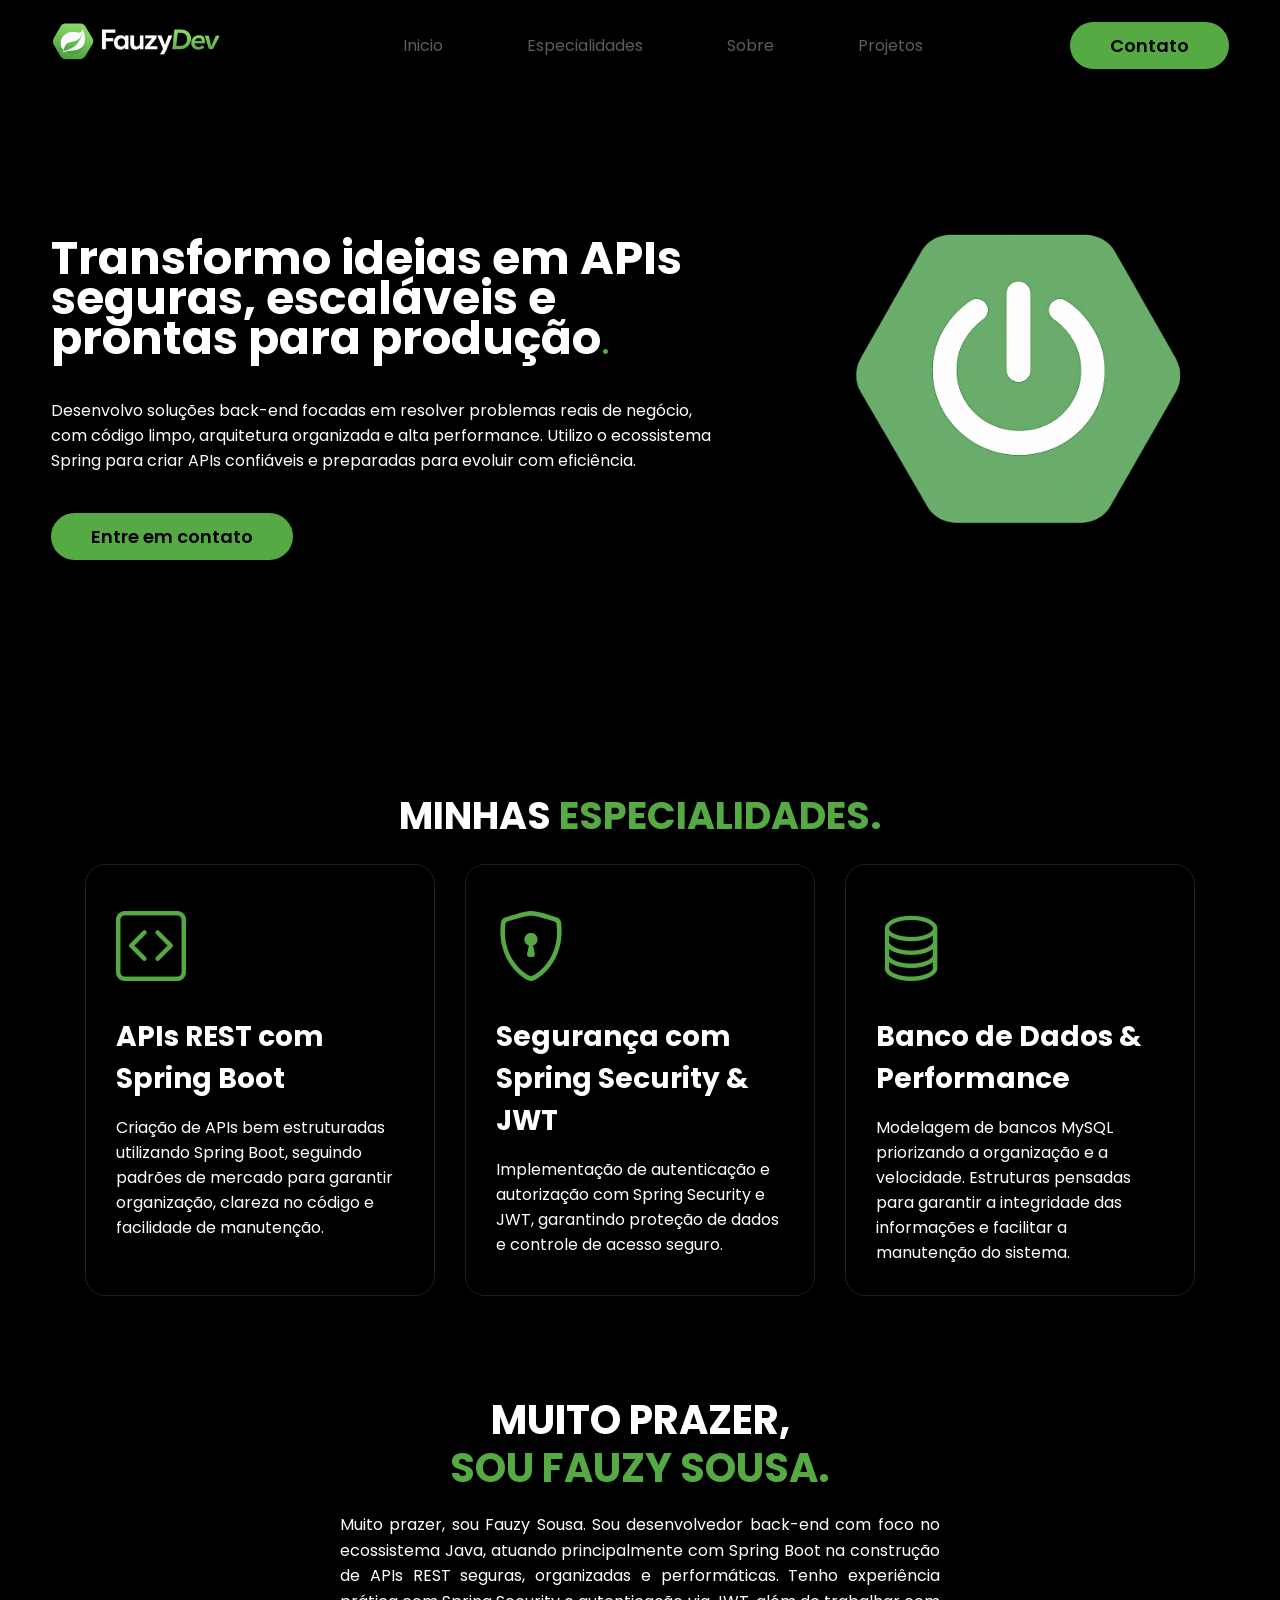
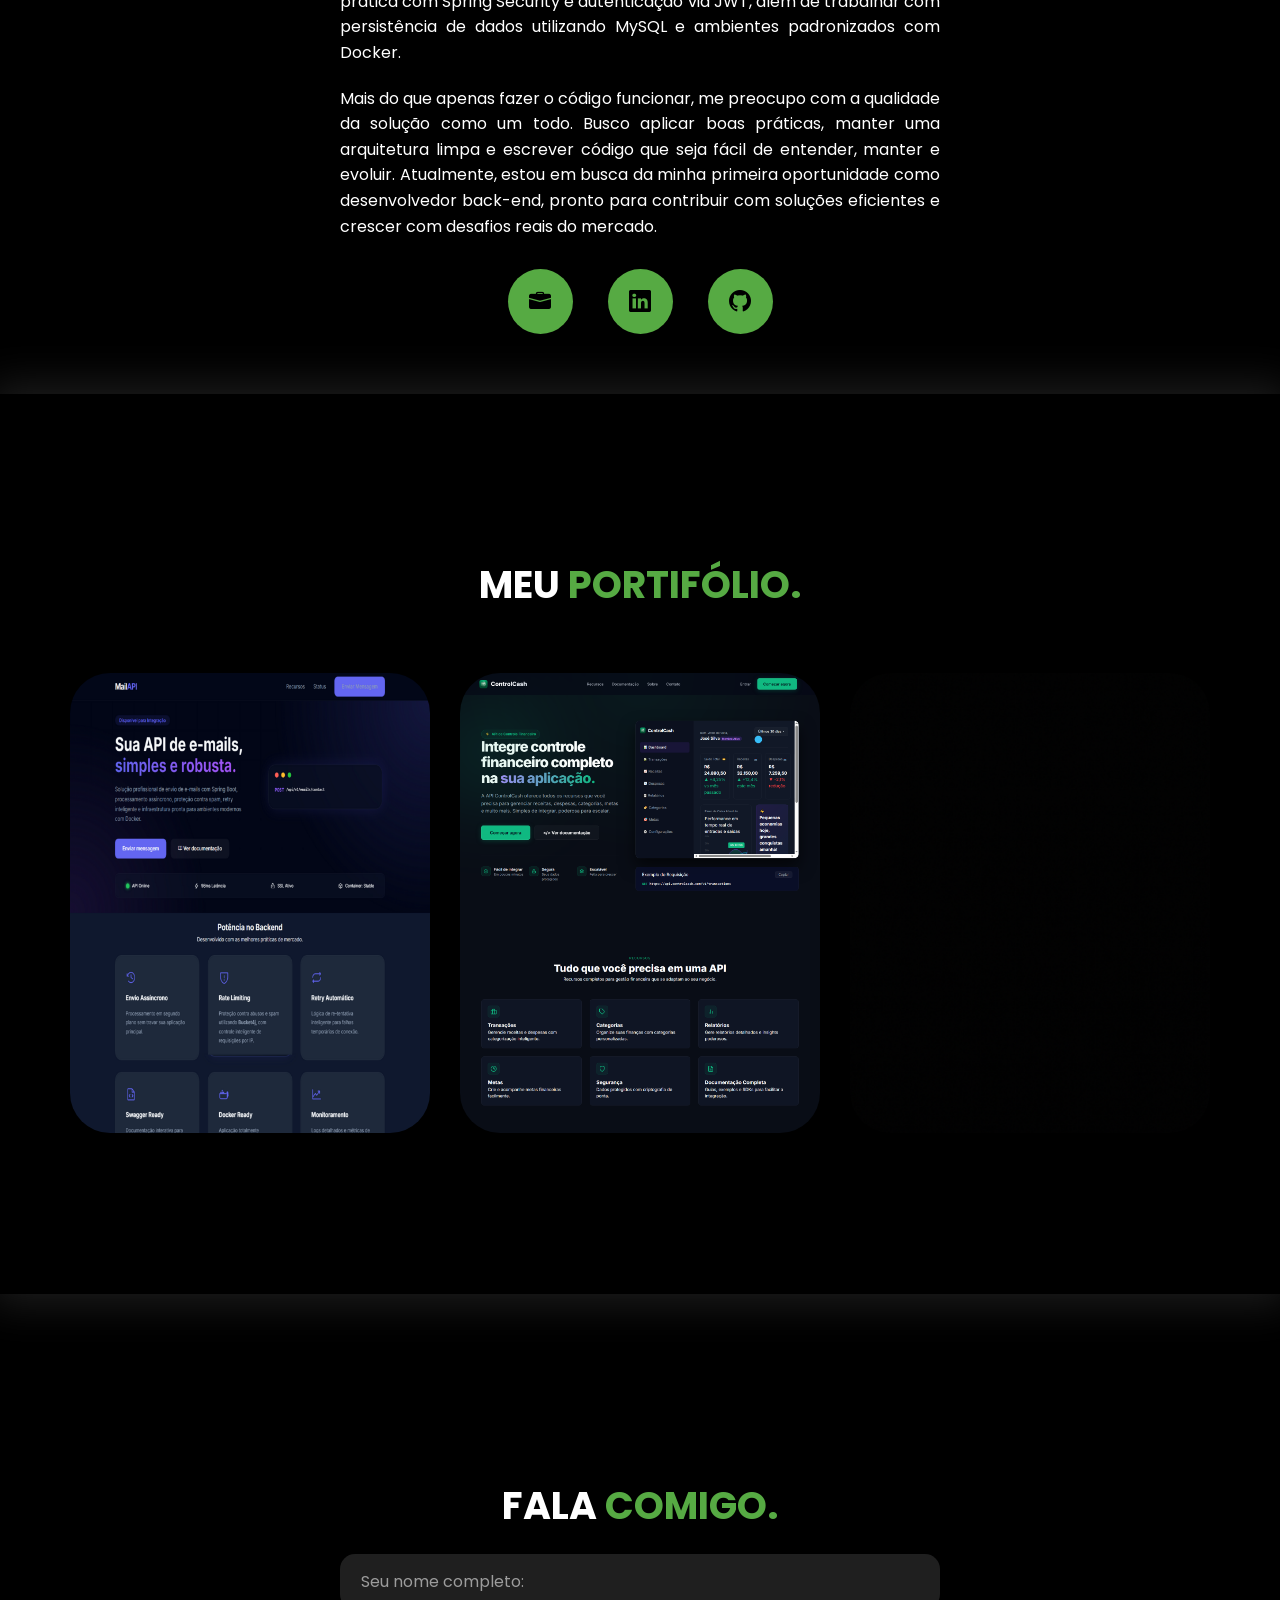
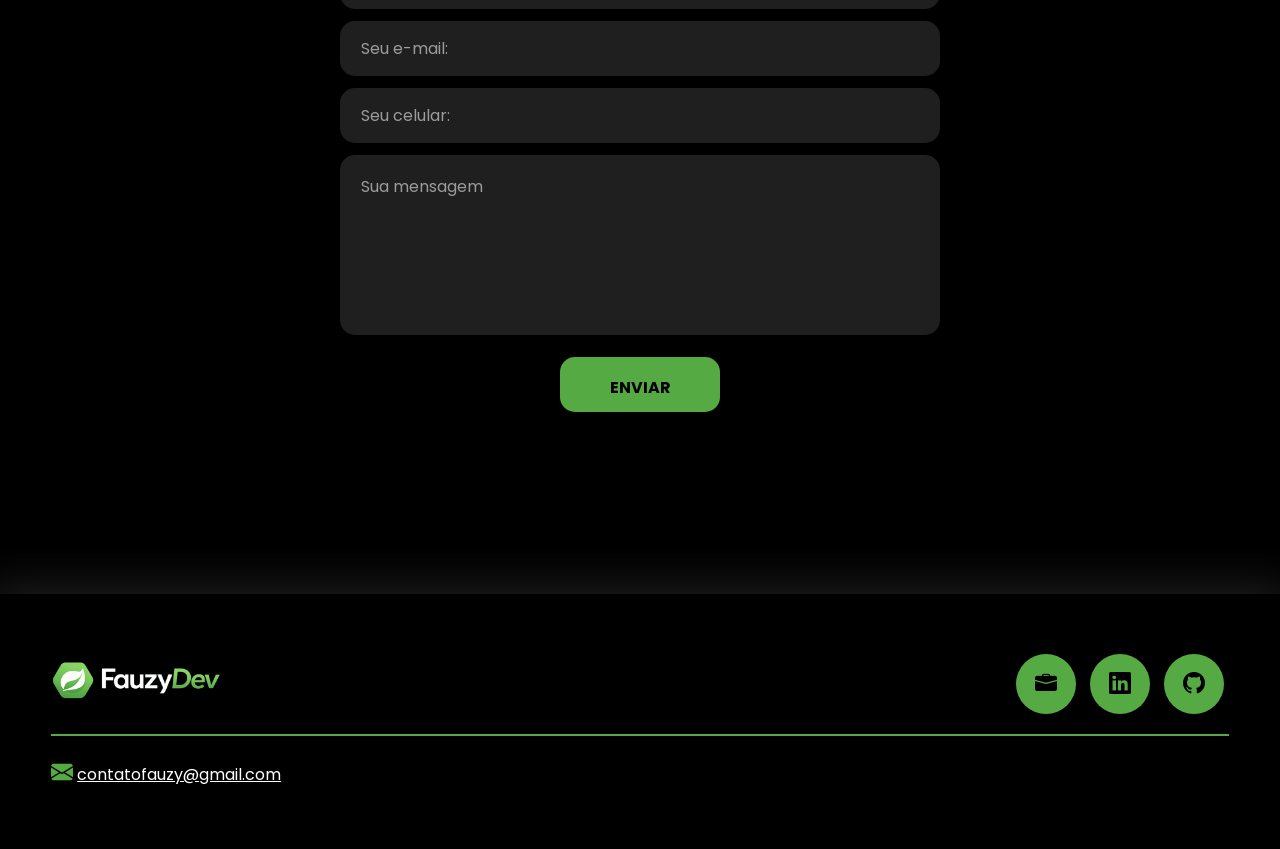
<file: frontend/index.html>
<!doctype html>
<html lang="pt-br">
  <head>
    <meta charset="UTF-8" />
    <meta name="viewport" content="width=device-width, initial-scale=1.0" />
    <!--GOOGLE FONTES-->
    <link rel="preconnect" href="https://fonts.googleapis.com" />
    <link rel="preconnect" href="https://fonts.gstatic.com" crossorigin />
    <link
      href="https://fonts.googleapis.com/css2?family=Poppins:ital,wght@0,100;0,200;0,300;0,400;0,500;0,600;0,700;0,800;0,900;1,100;1,200;1,300;1,400;1,500;1,600;1,700;1,800;1,900&display=swap"
      rel="stylesheet"
    />
    <!--FIM GOOGLE FONTES-->
    <!--BOOTSTRAP ICONS-->
    <link
      rel="stylesheet"
      href="https://cdn.jsdelivr.net/npm/bootstrap-icons@1.11.3/font/bootstrap-icons.css"
    />
    <!--FIM BOOTSTRAP ICONS-->
    <link rel="stylesheet" href="css/style.css" />

    <script src="js/menu.js" defer></script>
    <script src="js/api-enviar-email.js" defer></script>

    <title>Portifólio - Fauzy Sousa</title>
  </head>
  <body>
    <header>
      <div class="interface">
        <div class="logo">
          <a href="#">
            <img src="images/logo.png" alt="Minha logo" />
          </a>
        </div>
        <!--logo-->

        <nav class="menu-desktop">
          <ul>
            <li><a href="#inicio">Inicio</a></li>
            <li><a href="#especialidades">Especialidades</a></li>
            <li><a href="#sobre">Sobre</a></li>
            <li><a href="#projetos">Projetos</a></li>
          </ul>
        </nav>

        <div class="btn-contato">
          <a href="#contato">
            <button>Contato</button>
          </a>
        </div>
        <!--btn-contato-->

        <div class="btn-abrir-menu" id="btn-menu">
          <i class="bi bi-list"></i>
        </div>
        <!--btn-abrir-menu-->

        <div class="menu-mobile" id="menu-mobile">
          <div class="btn-fechar">
            <i class="bi bi-x-lg"></i>
          </div>
          <!--btn-fechar-->

          <nav>
            <ul>
              <li><a href="#inicio">Inicio</a></li>
              <li><a href="#especialidades">Especialidades</a></li>
              <li><a href="#sobre">Sobre</a></li>
              <li><a href="#projetos">Projetos</a></li>
              <li><a href="#contato">Contato</a></li>
            </ul>
          </nav>
        </div>
        <!--menu-mobile-->

        <div class="overlay-menu" id="overlay-menu"></div>
        <!--overlay-menu-->
      </div>
      <!--interface-->
    </header>

    <main>
      <section class="topo-do-site" id="inicio">
        <div class="interface">
          <div class="flex">
            <div class="txt-topo-site">
              <h1>
                Transformo ideias em APIs seguras, escaláveis e prontas para
                produção<span>.</span>
              </h1>
              <p>
                Desenvolvo soluções back-end focadas em resolver problemas reais
                de negócio, com código limpo, arquitetura organizada e alta
                performance. Utilizo o ecossistema Spring para criar APIs
                confiáveis e preparadas para evoluir com eficiência.
              </p>

              <div class="btn-contato">
                <a href="#contato"> <button>Entre em contato</button> </a
                ><!--btn-contato-->
              </div>
            </div>
            <!--txt-topo-site-->

            <div class="img-topo-site">
              <img src="images/springboot.png" class="img-spring-boot" />
            </div>
            <!--img-topo-site-->
          </div>
          <!--flex-->
        </div>
        <!--interface-->
      </section>
      <!--topo do site-->

      <section class="especialidades" id="especialidades">
        <div class="interface">
          <h2 class="titulo">MINHAS <span>ESPECIALIDADES.</span></h2>
          <div class="flex">
            <div class="especialidades-box">
              <i class="bi bi-code-square"></i>
              <h3>APIs REST com Spring Boot</h3>
              <p>
                Criação de APIs bem estruturadas utilizando Spring Boot,
                seguindo padrões de mercado para garantir organização, clareza
                no código e facilidade de manutenção.
              </p>
            </div>
            <!--especialidades-box-->

            <div class="especialidades-box">
              <i class="bi-shield-lock"></i>
              <h3>Segurança com Spring Security & JWT</h3>
              <p>
                Implementação de autenticação e autorização com Spring Security
                e JWT, garantindo proteção de dados e controle de acesso seguro.
              </p>
            </div>
            <!--especialidades-box-->

            <div class="especialidades-box">
              <i class="bi-database"></i>
              <h3>Banco de Dados & Performance</h3>
              <p>
                Modelagem de bancos MySQL priorizando a organização e a
                velocidade. Estruturas pensadas para garantir a integridade das
                informações e facilitar a manutenção do sistema.
              </p>
            </div>
            <!--especialidades-box-->
          </div>
          <!--flex-->
        </div>
        <!--interface-->
      </section>
      <!--especialidades-->

      <section class="sobre" id="sobre">
        <div class="interface">
          <div class="flex">
            <div class="txt-sobre">
              <h2>MUITO PRAZER, <span>SOU FAUZY SOUSA.</span></h2>
              <p>
                Muito prazer, sou Fauzy Sousa. Sou desenvolvedor back-end com
                foco no ecossistema Java, atuando principalmente com Spring Boot
                na construção de APIs REST seguras, organizadas e performáticas.
                Tenho experiência prática com Spring Security e autenticação via
                JWT, além de trabalhar com persistência de dados utilizando
                MySQL e ambientes padronizados com Docker.
              </p>
              <p>
                Mais do que apenas fazer o código funcionar, me preocupo com a
                qualidade da solução como um todo. Busco aplicar boas práticas,
                manter uma arquitetura limpa e escrever código que seja fácil de
                entender, manter e evoluir. Atualmente, estou em busca da minha
                primeira oportunidade como desenvolvedor back-end, pronto para
                contribuir com soluções eficientes e crescer com desafios reais
                do mercado.
              </p>
              <div class="btn-social">
                <a href="https://www.freelancer.com/u/FauzyDev"
                  ><button><i class="bi bi-briefcase-fill"></i></button
                ></a>
                <a href="https://www.linkedin.com/in/fauzy-sousa-974a98409"
                  ><button><i class="bi bi-linkedin"></i></button
                ></a>
                <a href="https://github.com/FauzySousa"
                  ><button><i class="bi bi-github"></i></button
                ></a>
              </div>
              <!--btn-social-->
            </div>
            <!--txt-sobre-->
          </div>
          <!--flex-->
        </div>
        <!--interface-->
      </section>
      <!--sobre-->

      <section class="portifolio" id="projetos">
        <div class="interface">
          <h2 class="titulo">MEU <span>PORTIFÓLIO.</span></h2>
          <div class="flex">
            <a href="templates/projetos/mailapi.html">
              <div
                class="img-port"
                style="background-image: url(images/logo-mailservice.png)"
              >
                <div class="overlay">MailService</div>
              </div>
            </a>
            <!--img projeto 1-->
            <a href="templates/projetos/controlcash.html">
            <div
              class="img-port"
              style="background-image: url(images/logo-controlcash.png)"
            >
              <div class="overlay">ControlCash</div>
            </div>
            </a>
            <!--img projeto 2-->
            <div
              class="img-port"
              style="background-image: url(images/fotopreta.png)"
            >
              <div class="overlay">Em breve...</div>
            </div>
            <!--img projeto 3-->
          </div>
          <!--flex-->
        </div>
        <!--interface-->
      </section>
      <!--portifolio-->

      <section class="formulario" id="contato">
        <div class="interface">
          <h2 class="titulo">FALA <span>COMIGO.</span></h2>

          <form action="" id="form-contato">
            <input
              type="text"
              name=""
              id="nome"
              required
              placeholder="Seu nome completo:"
            />
            <input
              type="email"
              name=""
              id="email"
              required
              placeholder="Seu e-mail:"
            />
            <input
              type="tel"
              name=""
              id="telefone"
              onkeyup="maskTel(this)"
              maxlength="15"
              required
              placeholder="Seu celular:"
            />
            <textarea
              name=""
              id="mensagem"
              required
              placeholder="Sua mensagem"
            ></textarea>
            <div class="btn-enviar">
              <input type="submit" value="ENVIAR" id="btn-enviar" />
            </div>
          </form>
        </div>
        <!--interface-->
      </section>
      <!--formulario-->
    </main>

    <footer>
      <div class="interface">
        <div class="line-footer">
          <div class="flex">
            <div class="logo-footer">
              <img src="images/logo.png" alt="" />
            </div>
            <!--logo-footer-->
            <div class="btn-social">          
              <a href="https://www.freelancer.com/u/FauzyDev"
                ><button><i class="bi bi-briefcase-fill"></i></button
              ></a>
              <a href="https://www.linkedin.com/in/fauzy-sousa-974a98409"
                ><button><i class="bi bi-linkedin"></i></button
              ></a>
              <a href="https://github.com/FauzySousa"
                ><button><i class="bi bi-github"></i></button
              ></a>
            </div>
            <!--btn-social-->
          </div>
          <!--flex-->
        </div>
        <!--line-footer-->

        <div class="line-footer borda">
          <p>
            <i class="bi bi-envelope-fill"></i>
            <a href="mailto:contatofauzy@gmail.com">contatofauzy@gmail.com</a>
          </p>
        </div>
        <!--line-footer-->
      </div>
      <!--interface-->
    </footer>

    <div id="toast"></div>
  </body>
</html>
</file>
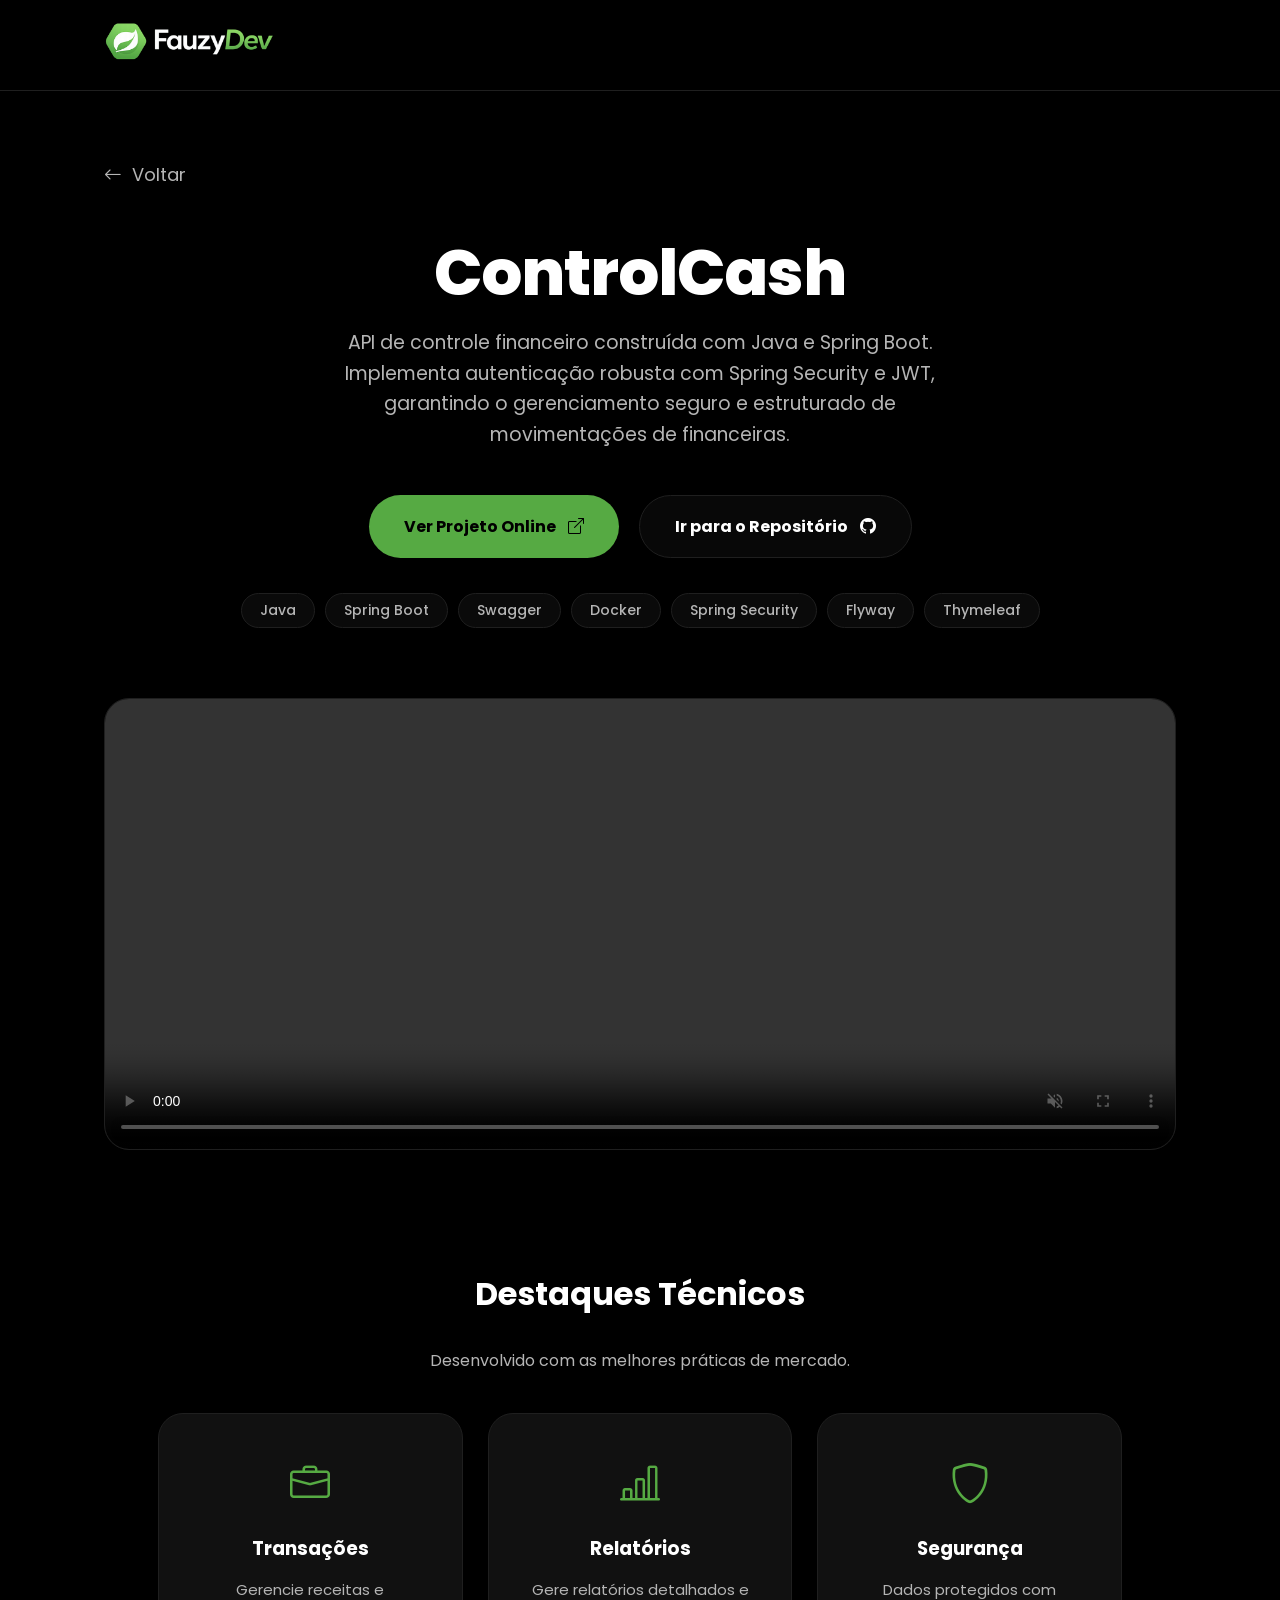
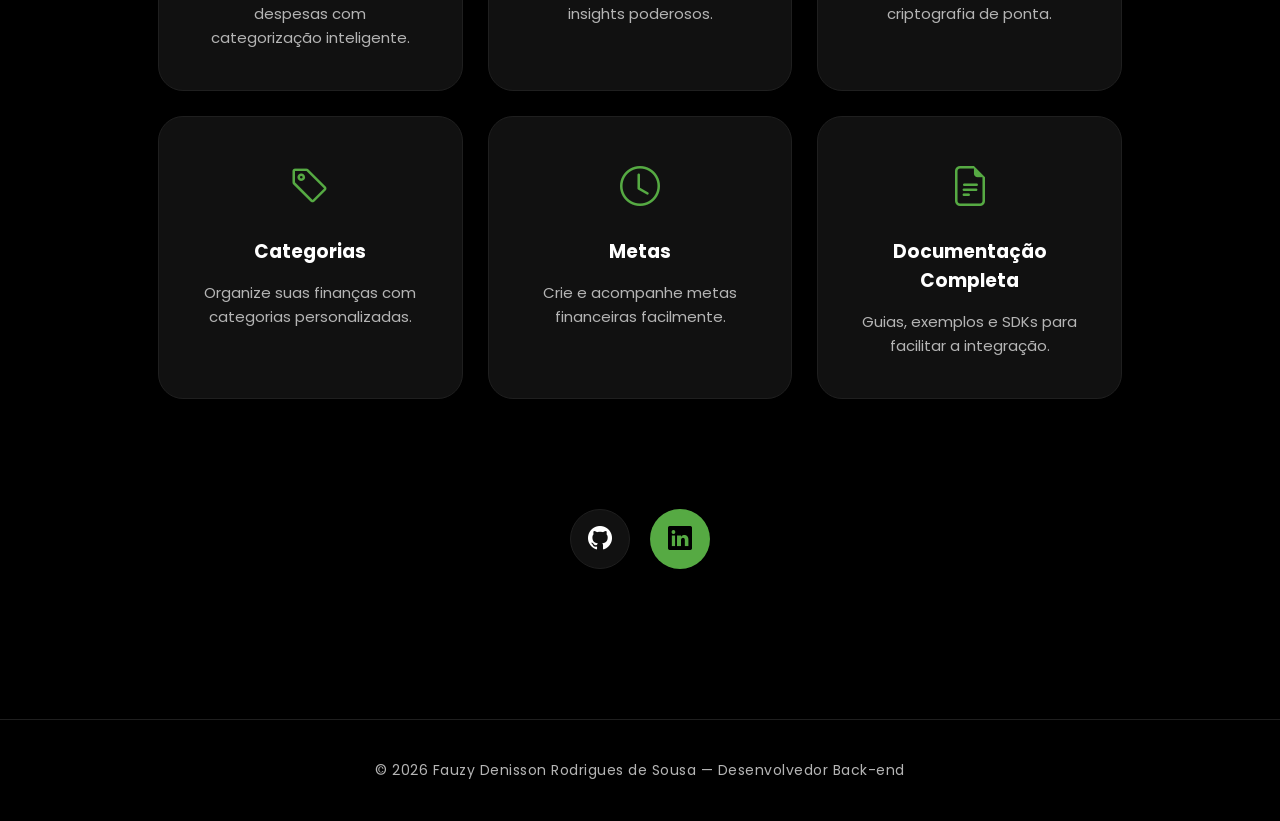
<file: frontend/templates/projetos/controlcash.html>
<!doctype html>
<html lang="pt-br">
  <head>
    <meta charset="UTF-8" />
    <meta name="viewport" content="width=device-width, initial-scale=1.0" />
    <title>ControlCash | Fauzy Sousa</title>

    <!-- GOOGLE FONT -->
    <link rel="preconnect" href="https://fonts.googleapis.com" />
    <link rel="preconnect" href="https://fonts.gstatic.com" crossorigin />
    <link
      href="https://fonts.googleapis.com/css2?family=Poppins:wght@300;400;500;600;700;800&display=swap"
      rel="stylesheet"
    />

    <!-- BOOTSTRAP ICONS -->
    <link
      rel="stylesheet"
      href="https://cdn.jsdelivr.net/npm/bootstrap-icons@1.11.3/font/bootstrap-icons.min.css"
    />

    <!-- CSS -->
    <link rel="stylesheet" href="../../css/projetos.css" />
  </head>

  <body>
    <!-- NAVBAR -->
    <header class="navbar">
      <div class="container">
        <div class="logo">
          <img src="../../images/logo.png" alt="Logo" />
        </div>
      </div>
    </header>

    <main class="content">
      <div class="container">
        <!-- BOTÃO VOLTAR -->
        <a href="../../index.html" class="btn-back">
          <i class="bi bi-arrow-left"></i>
          Voltar
        </a>

        <!-- HERO -->
        <section class="project-header">
          <h1>ControlCash</h1>
          <p class="project-subtitle">
            API de controle financeiro construída com Java e Spring Boot. Implementa autenticação robusta com Spring Security e JWT, garantindo o gerenciamento seguro e estruturado de movimentações de financeiras.
          </p>

          <div class="header-actions">
            <a
              href="https://controlcash-d87t.onrender.com"
              target="_blank"
              class="btn-primary"
            >
              Ver Projeto Online <i class="bi bi-box-arrow-up-right"></i>
            </a>

            <a
              href="https://github.com/FauzySousa/ControlCash"
              target="_blank"
              class="btn-secondary"
            >
              Ir para o Repositório <i class="bi bi-github"></i>
            </a>
          </div>

          <!-- TECH STACK -->
          <div class="tech-stack">
            <span>Java</span>
            <span>Spring Boot</span>
            <span>Swagger</span>
            <span>Docker</span>
            <span>Spring Security</span>
            <span>Flyway</span>
            <span>Thymeleaf</span>
          </div>
        </section>

        <!-- VIDEO -->
        <section class="video-section">
          <div class="video-wrapper">
            <video controls autoplay muted loop>
              <source src="#" type="video/mp4" />
            </video>
          </div>
        </section>

        <!-- FEATURES SECTION - 3 Destaques Principais -->
        <section class="features-section">
          <div class="container">
            <h2>Destaques Técnicos</h2>
            <p
              style="
                color: var(--text-secondary);
                margin-bottom: 40px;
                margin-top: -10px;
              "
            >
              Desenvolvido com as melhores práticas de mercado.
            </p>

            <div class="features-grid">
              <!-- Card 1: Transacoes -->
              <div class="feature-card">
                <i class="bi bi-briefcase"></i>
                <h3>Transações</h3>
                <p>
                  Gerencie receitas e despesas com categorização inteligente.
                </p>
              </div>

              <!-- Card 2: Reletórios -->
              <div class="feature-card">
                <i class="bi bi-bar-chart-line"></i>
                <h3>Relatórios</h3>
                <p>
                  Gere relatórios detalhados e insights poderosos.
                </p>
              </div>

              <!-- Card 3: segurança-->
              <div class="feature-card">
                <i class="bi bi-shield"></i>
                <h3>Segurança</h3>
                <p>
                  Dados protegidos com criptografia de ponta.
                </p>
              </div>

              <!-- Card 4: Categorias -->
              <div class="feature-card">
                <i class="bi bi-tag"></i>
                <h3>Categorias</h3>
                <p>
                  Organize suas finanças com categorias personalizadas.
                </p>
              </div>

              <!-- Card 5: Metas -->
              <div class="feature-card">
                <i class="bi bi-clock"></i>
                <h3>Metas</h3>
                <p>
                  Crie e acompanhe metas financeiras facilmente.
                </p>
              </div>

              <!-- Card 6:  Documentação Completa-->
              <div class="feature-card">
                <i class="bi bi-file-earmark-text"></i>
                <h3>Documentação Completa</h3>
                <p>
                  Guias, exemplos e SDKs para facilitar a integração.
                </p>
              </div>
            </div>
          </div>
        </section>

        <!-- REDES SOCIAIS -->
        <section class="social-links">
          <a
            href="https://github.com/FauzySousa"
            target="_blank"
            class="social-btn github"
            title="GitHub"
          >
            <i class="bi bi-github"></i>
          </a>
          <a
            href="https://www.linkedin.com/in/fauzy-sousa-974a98409"
            target="_blank"
            class="social-btn linkedin"
            title="LinkedIn"
          >
            <i class="bi bi-linkedin"></i>
          </a>
        </section>
      </div>
    </main>

    <!-- FOOTER -->
    <footer class="footer">
      <div class="container">
        <p>© 2026 Fauzy Denisson Rodrigues de Sousa — Desenvolvedor Back-end</p>
      </div>
    </footer>
  </body>
</html>
</file>
<file: frontend/css/style.css>
/*LOGO*/
.logo {
  height: 60px;
  & a {
    height: 100%;
    & img {
      height: 100%;
    }
  }
}

/*IMAGEM TOPO DO SITE SPRING BOOT*/
.img-spring-boot {
  height: 420px;
  & a {
    height: 100%;
    & img {
      height: 100%;
    }
  }
}

/*IMAGEM SOBRE*/
.img-sobre {
  height: 500px;

  & img {
    height: 100%;
    border-radius: 30px;
  }
}

/*LOGO FOOTER*/
.logo-footer {
  height: 60px;
}

.logo-footer img {
  height: 100%;
  width: auto;
  display: block;
}

/* ESTILO GERAL*/
html {
  scroll-behavior: smooth;
}

.btn-abrir-menu {
  display: none;
}

body.menu-aberto {
  overflow: hidden;
}

* {
  margin: 0;
  padding: 0;
  box-sizing: border-box;
  font-family: "Poppins", sans-serif;
}

body {
  background-color: #000;
  height: 100vh;
}

.interface {
  max-width: 1280px;
  margin: 0 auto;
}

.flex {
  display: flex;
}

.btn-contato button {
  padding: 10px 40px;
  font-size: 18px;
  font-weight: 600;
  background-color: #56aa43;
  border: 0;
  border-radius: 30px;
  cursor: pointer;
  transition: 0.2s;
}

h2.titulo {
  color: #fff;
  font-size: 38px;
  text-align: center;
}

h2.titulo span {
  color: #56aa43;
}

button:hover,
form .btn-enviar input[type="submit"]:hover {
  box-shadow: 0px 0px 8px #00ff08c9;
  transform: scale(1.05);
}

/* ESTILO DO CABECALHO */
header {
  padding: 15px 4%;
}

header > .interface {
  display: flex;
  align-items: center;
  align-items: center;
  justify-content: space-between;
}

header a {
  color: #5c5c5c;
  text-decoration: none;
  display: inline-block;
  transition: 0.2s;
}

header nav.menu-desktop a:hover {
  color: #fff;
  transform: scale(1.1);
}

header nav ul {
  list-style-type: none;
}

header nav.menu-desktop ul li {
  display: inline-block;
  padding: 0 40px;
}

.btn-contato button:hover {
  box-shadow: 0px 0px 8px #00ff08c9;
  transform: scale(1.05);
}

/*ESTILO DO MENU MOBILE*/
.btn-abrir-menu i {
  color: #56aa43;
  font-size: 40px;
}

.menu-mobile {
  background-color: #000;
  height: 120vh;
  position: fixed;
  display: flex;
  flex-direction: column;
  top: 0;
  right: 0;
  z-index: 99999;
  width: 0%;
  overflow: hidden;
  transition: 0.2s;
}

.menu-mobile.abrir-menu {
  width: 70%;
}

.menu-mobile.abrir-menu ~ .overlay-menu {
  display: block;
}

.menu-mobile .btn-fechar i {
  color: #56aa43;
  font-size: 30px;
}

.menu-mobile .btn-fechar {
  padding: 20px 5%;
}

.menu-mobile nav ul {
  text-align: right;
}

.menu-mobile nav ul li a {
  color: #fff;
  padding: 20px 5%;
  font-size: 20px;
  font-weight: 300;
  display: block;
}

.menu-mobile nav ul li a:hover {
  background-color: #56aa43;
  color: #000;
}

.overlay-menu {
  background-color: #000000df;
  width: 100%;
  height: 100%;
  position: fixed;
  top: 0;
  left: 0;
  z-index: 88888;
  display: none;
}

/*ESTILO DO TOPO DO SITE*/
section.topo-do-site {
  padding: 95px 4%;
}

section.topo-do-site .flex {
  align-items: center;
  justify-content: center;
  gap: 90px;
}

.topo-do-site h1 {
  color: #fff;
  font-size: 46px;
  line-height: 40px;
  font-weight: 700;
}

.topo-do-site .txt-topo-site h1 span {
  color: #56aa43;
  font-weight: 300;
}

.topo-do-site .txt-topo-site p {
  color: #fff;
  margin: 40px 0;
}

.topo-do-site .img-topo-site img {
  position: relative;
  animation: flutuar 2s ease-in-out infinite alternate;
}

@keyframes flutuar {
  0% {
    top: 0;
  }
  100% {
    top: 30px;
  }
}

/*ESTILO DAS ESPECIALIDADES*/
section.especialidades {
  padding: 80px 4%;
  min-height: auto;
  display: flex;
  align-items: stretch;
  justify-content: center;
}

section.especialidades .flex {
  display: flex;
  flex-direction: row;
  gap: 30px;
  align-items: stretch;
  justify-content: center;
}

.especialidades .especialidades-box {
  flex: 1;
  max-width: 350px;
  background-color: #000;
  color: #fff;
  padding: 30px;
  border-radius: 20px;
  border: 1px solid #1f1f1f;
  flex: 1;
  display: flex;
  flex-direction: column;
  transition: 0.2s;
}

.especialidades .especialidades-box p {
  flex-grow: 1;
}

.especialidades .especialidades-box:hover {
  transform: scale(1.05);
  box-shadow: 0 0 12px #ffffff78;
}

.especialidades .especialidades-box i {
  font-size: 70px;
  color: #56aa43;
}

section.especialidades h2.titulo {
  margin-bottom: 20px;
}

.especialidades .especialidades-box h3 {
  font-size: 28px;
  margin: 15px 0;
}

/*ESTILO DO SOBRE*/
section.sobre {
  padding: 20px 4% 60px 4%;
}

section.sobre .flex {
  flex-direction: column;
  align-items: center;
  text-align: center;
}

.sobre .txt-sobre {
  max-width: 600px;
  margin: 0 auto;
  color: #fff;
}

.sobre .txt-sobre h2 {
  text-align: center;
  font-size: 40px;
  line-height: 1.2;
  margin-bottom: 20px;
}

.sobre .txt-sobre h2 span {
  color: #56aa43;
  display: block;
}

.sobre .txt-sobre p {
  margin: 20px 0;
  text-align: justify;
  line-height: 1.6;
}

.sobre .btn-social {
  display: flex;
  justify-content: center;
  gap: 25px;
  margin-top: 30px;
}

.sobre .btn-social button {
  width: 65px;
  height: 65px;
}

.btn-social button {
  width: 60px;
  height: 60px;
  border-radius: 50%;
  border: none;
  background-color: #56aa43;
  font-size: 22px;
  cursor: pointer;
  margin: 0 5px;
  transition: 0.2s;
}

/*ESTILO DO PORTIFOLIO*/
section.portifolio {
  padding: 50px 4%;
  box-shadow: 0 0 40px 10px #ffffff1d;
  min-height: 100vh;
  display: flex;
  align-items: center;
  justify-content: center;
}

section.portifolio .flex {
  display: flex;
  flex-direction: row;
  justify-content: center;
  gap: 30px;
  margin-top: 60px;
  flex-wrap: wrap;
}

.img-port {
  width: 360px;
  height: 460px;
  background-color: #56aa43;
  background-size: cover;
  background-position: 100% 0%;
  transition: 8s;
  cursor: pointer;
  border-radius: 40px;
  position: relative;
}

.img-port:hover {
  background-position: 100% 100%;
}

.overlay {
  position: absolute;
  top: 0;
  left: 0;
  width: 100%;
  height: 100%;
  background-color: #0000008f;
  border-radius: 40px;
  display: flex;
  align-items: center;
  justify-content: center;
  font-size: 24px;
  font-weight: 600;
  color: #fff;
  opacity: 0;
  transition: 0.5s;
}

.overlay:hover {
  opacity: 1;
}

/* ESTILO DO FORMULARIO */
section.formulario {
  padding: 20px 4%;
  min-height: 100vh;
  display: flex;
  flex-direction: column;
  justify-content: center;
  align-items: center;
}

section.formulario .interface {
  width: 100%;
  max-width: 600px;
}

form {
  display: flex;
  flex-direction: column;
  gap: 12px;
  margin-top: 20px;
}

/* INPUTS E TEXTAREA */
form input {
  height: 55px;
}

form textarea {
  height: 150px;
  padding: 15px 20px;
  resize: none;
}

/* PLACEHOLDER */
form input::placeholder,
form textarea::placeholder {
  color: #9c9c9c;
}

/* TAMANHO EXATO DA TEXTAREA*/
form textarea {
  height: 180px;
  resize: none;
}

/* BOTÃO */
form .btn-enviar {
  margin-top: 10px;
  text-align: center;
}

form .btn-enviar input[type="submit"] {
  width: 160px;
  height: 55px;
  background-color: #56aa43;
  color: #000;
  font-weight: 700;
  border-radius: 15px;
  cursor: pointer;
  border: none;
  transition: all 0.3s ease;
}

/* HOVER */
form .btn-enviar input[type="submit"]:hover {
  box-shadow: 0px 0px 15px #00ff08c9;
  transform: scale(1.05);
}

/*MENSAGEM DO BOTAO ENVIAR PERSONALIZADA*/
#toast {
  position: fixed;
  bottom: 30px;
  left: 50%;
  transform: translateX(-50%) translateY(20px);

  background-color: #333;
  color: #fff;

  padding: 15px 25px;
  border-radius: 10px;
  font-size: 16px;

  opacity: 0;
  pointer-events: none;

  transition: all 0.3s ease;
  z-index: 9999;
}

/* ===============================
   🔹 COR FIXA DOS INPUTS
================================ */

form input,
form textarea {
  width: 100%;
  background-color: #1f1f1f;
  color: #fff;
  border: 1px solid transparent;
  outline: none !important;
  caret-color: #fff;

  appearance: none;
  -webkit-appearance: none;
  padding: 18px 20px;
  border-radius: 15px;
  font-size: 16px;
}

form input:focus,
form textarea:focus {
  background-color: #1f1f1f;
  color: #fff;
  border: none;
  outline: none;
  box-shadow: none;
}

input:-webkit-autofill,
input:-webkit-autofill:hover,
input:-webkit-autofill:focus,
textarea:-webkit-autofill {
  -webkit-box-shadow: 0 0 0px 1000px #1f1f1f inset !important;
  -webkit-text-fill-color: #fff !important;
  transition: background-color 5000s ease-in-out 0s;
  border: none !important;
}

#toast.show {
  opacity: 1;
  transform: translateX(-50%) translateY(0);
}

/*ESTILO DO RODAPÉ*/
footer {
  padding: 40px 4%;
  box-shadow: 0 0 40px 10px #ffffff1d;
}

.logo-footer {
  justify-content: left;
}

footer .flex {
  justify-content: space-between;
}

footer .line-footer {
  padding: 20px 0;
}

.borda {
  border-top: 2px solid #56aa43;
}

footer .line-footer p i {
  color: #56aa43;
  font-size: 22px;
}

footer .line-footer p a {
  color: #fff;
}

@media screen and (max-width: 1020px) {
  /*CLASSES GERAIS*/
  .flex {
    flex-direction: column;
  }

  header > .interface {
    justify-content: space-between;
    align-items: center;
  }

  h2.titulo {
    font-size: 34px;
    line-height: 30px;
  }

  .topo-do-site .flex {
    flex-direction: column-reverse;
  }

  /*CABEÇALHO*/
  .menu-desktop,
  .btn-contato {
    display: none;
  }

  .btn-abrir-menu {
    display: block;
  }

  /*TOPO DO SITE*/
  section.topo-do-site .flex {
    gap: 30px;
  }

  section.topo-do-site {
    padding: 30px 8%;
  }

  .topo-do-site h1 {
    font-size: 34px;
  }

  .topo-do-site .txt-topo-site p {
    margin: 40px 0;
    font-size: 19px;
    font-weight: 400;
  }

  /*ESTILO DAS ESPECIALIDADES*/
  section.especialidades {
    padding: 40px 8%;
  }

  section.especialidades .flex {
    flex-direction: column;
    align-items: center;
    gap: 40px;
  }

  section.especialidades h2.titulo {
    margin-bottom: 40px;
  }

  /*ESTILO DO SOBRE*/
  section.sobre {
    padding: 80px 8%;
  }

  .sobre .txt-sobre h2 {
    font-size: 40px;
    line-height: 40px;
    text-align: center;
  }

  .sobre .txt-sobre p {
    margin: 20px 0;
    font-size: 16px;
    font-weight: 400;
  }

  .btn-social {
    display: flex;
    justify-content: center;
  }

  .img-sobre img {
    width: 100%;
  }

  /*PORTIFOLIO*/
  section.portifolio {
    padding: 80px 8%;
    box-shadow: 0 0 40px 10px #ffffff1d;
  }

  .img-port {
    width: 100%;
    max-width: 360px;
    margin: 0 auto;
  }

  section.portifolio .flex {
    gap: 50px;
  }
  /*RODAPÉ*/
  footer .flex {
    flex-direction: column;
    gap: 20px;
  }

  footer .line-footer {
    text-align: center;
  }

  .logo-footer {
    display: flex;
    justify-content: center;
  }
}
</file>
<file: frontend/css/projetos.css>
:root {
    --bg: #000;
    --primary: #56aa43;
    --text: #fff;
    --text-secondary: #b5b5b5;
    --card: #111;
    --border: #1f1f1f;
}

/* RESET & BASE */
* {
    margin: 0;
    padding: 0;
    box-sizing: border-box;
}

html {
    scroll-behavior: smooth;
}

body {
    background: var(--bg);
    color: var(--text);
    font-family: 'Poppins', sans-serif;
    overflow-x: hidden;
}

.container {
    width: 100%;
    max-width: 1200px;
    margin: 0 auto;
    padding: 0 5%;
}

/* NAVBAR - Fica no topo e não segue o scroll */
.navbar {
    width: 100%;
    border-bottom: 1px solid var(--border);
    background: #000;
    z-index: 999;
}

.navbar .container {
    height: 90px;
    display: flex;
    align-items: center;
    justify-content: flex-start; /* Logo alinhada à esquerda */
}

.logo img {
    height: 60px;
    width: auto;
    display: block;
}

/* CONTEÚDO PRINCIPAL */
.content {
    padding: 70px 0 100px;
}

/* BOTÃO VOLTAR */
.btn-back {
    display: inline-flex;
    align-items: center;
    gap: 10px;
    text-decoration: none;
    color: var(--text-secondary);
    font-size: 18px;
    margin-bottom: 50px;
    transition: .3s;
}

.btn-back:hover {
    color: var(--primary);
    transform: translateX(-5px);
}

/* HERO (Título e Subtítulo) */
.project-header {
    text-align: center;
    margin-bottom: 70px;
}

.project-header h1 {
    font-size: clamp(2.5rem, 6vw, 4rem); /* Antes era 4rem a 7rem */
    font-weight: 800;
    line-height: 1.1;
    margin-bottom: 20px;
    letter-spacing: -1px; /* Deixa o título mais moderno e compacto */
}

.project-subtitle {
    max-width: 650px; /* Reduzi um pouco para forçar uma quebra mais bonita */
    margin: 0 auto;
    color: var(--text-secondary);
    font-size: 19px; /* Diminuir levemente a fonte ajuda na elegância */
    line-height: 1.6;
}

/* TECH STACK (Pílulas) */
.tech-stack {
    margin-top: 35px;
    display: flex;
    justify-content: center;
    gap: 10px;
    flex-wrap: wrap;
}

.tech-stack span {
    background: #0a0a0a;
    border: 1px solid var(--border);
    color: var(--text-secondary);
    padding: 6px 18px;
    border-radius: 20px;
    font-size: 14px;
    font-weight: 500;
    transition: 0.3s;
}

.tech-stack span:hover {
    border-color: var(--primary);
    color: var(--primary);
}

/* BOTÕES DE AÇÃO */
.header-actions {
    margin-top: 45px;
    display: flex;
    justify-content: center;
    gap: 20px;
    flex-wrap: wrap;
}

.btn-primary, .btn-secondary {
    display: inline-flex;
    align-items: center;
    gap: 12px;
    padding: 18px 35px;
    border-radius: 40px;
    font-weight: 700;
    text-decoration: none;
    transition: .3s;
}

.btn-primary {
    background: var(--primary);
    color: #000;
}

.btn-primary:hover {
    transform: translateY(-5px);
    box-shadow: 0 10px 25px #56aa4344;
}

.btn-secondary {
    background: rgba(255, 255, 255, 0.03); /* Um leve fundo cinza quase invisível */
    color: var(--text);
    border: 1px solid var(--border);
    backdrop-filter: blur(5px); /* Efeito de vidro sutil */
}

.btn-secondary:hover {
    background: #fff;
    color: #000; /* Inverte a cor para dar contraste total */
    border-color: #fff;
    transform: translateY(-5px);
    box-shadow: 0 0 20px rgba(255, 255, 255, 0.3); /* Efeito Glow Branco */
}

/* VÍDEO */
.video-section {
    margin: 60px 0;
}

.video-wrapper {
    width: 100%;
    border-radius: 25px;
    border: 1px solid var(--border);
    overflow: hidden;
    background: #0d0d0d;
    box-shadow: 0 20px 50px #000;
}

.video-wrapper video {
    width: 100%;
    height: 450px;
    display: block;
    object-fit: cover;
}

/* FEATURES (Destaques Técnicos) */
.features-section {
    padding: 60px 0;
    text-align: center;
}

.features-section h2 {
    font-size: 32px;
    margin-bottom: 40px;
}

.features-grid {
    display: grid;
    grid-template-columns: repeat(auto-fit, minmax(280px, 1fr));
    gap: 25px;
}

.feature-card {
    background: var(--card);
    padding: 40px;
    border-radius: 25px;
    border: 1px solid var(--border);
    transition: 0.3s;
}

.feature-card:hover {
    border-color: var(--primary);
    transform: translateY(-5px);
}

.feature-card i {
    font-size: 40px;
    color: var(--primary);
    margin-bottom: 20px;
    display: block;
}

.feature-card h3 {
    margin-bottom: 15px;
}

.feature-card p {
    color: var(--text-secondary);
    font-size: 15px;
    line-height: 1.6;
}

/* BOTÕES SOCIAIS (Redondos) */
.social-links {
    margin-top: 50px;
    display: flex;
    justify-content: center;
    gap: 20px;
}

.social-btn {
    width: 60px;
    height: 60px;
    border-radius: 50%;
    display: flex;
    align-items: center;
    justify-content: center;
    text-decoration: none;
    transition: .3s;
    font-size: 24px;
}

.github {
    background: #111;
    border: 1px solid var(--border);
    color: #fff;
}

.linkedin {
    background: var(--primary);
    color: #000;
}

.social-btn:hover {
    transform: scale(1.1) translateY(-5px);
}

/* FOOTER */
.footer {
    width: 100%;
    padding: 40px 0;
    border-top: 1px solid var(--border); /* Uma linha sutil para separar do conteúdo */
    text-align: center;
    margin-top: 50px;
}

.footer p {
    color: var(--text-secondary);
    font-size: 14px;
    font-weight: 400;
    letter-spacing: 0.5px;
}

/* Ajuste para o mobile */
@media(max-width: 768px) {
    .footer {
        padding: 30px 0;
    }
    
    .footer p {
        font-size: 12px;
        padding: 0 20px;
    }
}

/* RESPONSIVO */
@media(max-width:768px){
    .project-header h1 {
        font-size: 3rem;
    }

    .video-wrapper video {
        height: 250px;
    }

    .header-actions .btn-primary, 
    .header-actions .btn-secondary {
        width: 100%;
        justify-content: center;
    }

    /* Garante que os botões sociais NÃO fiquem largos no mobile */
    .social-links {
        flex-direction: row; 
    }

    .social-btn {
        width: 60px;
        height: 60px;
    }
}
</file>
